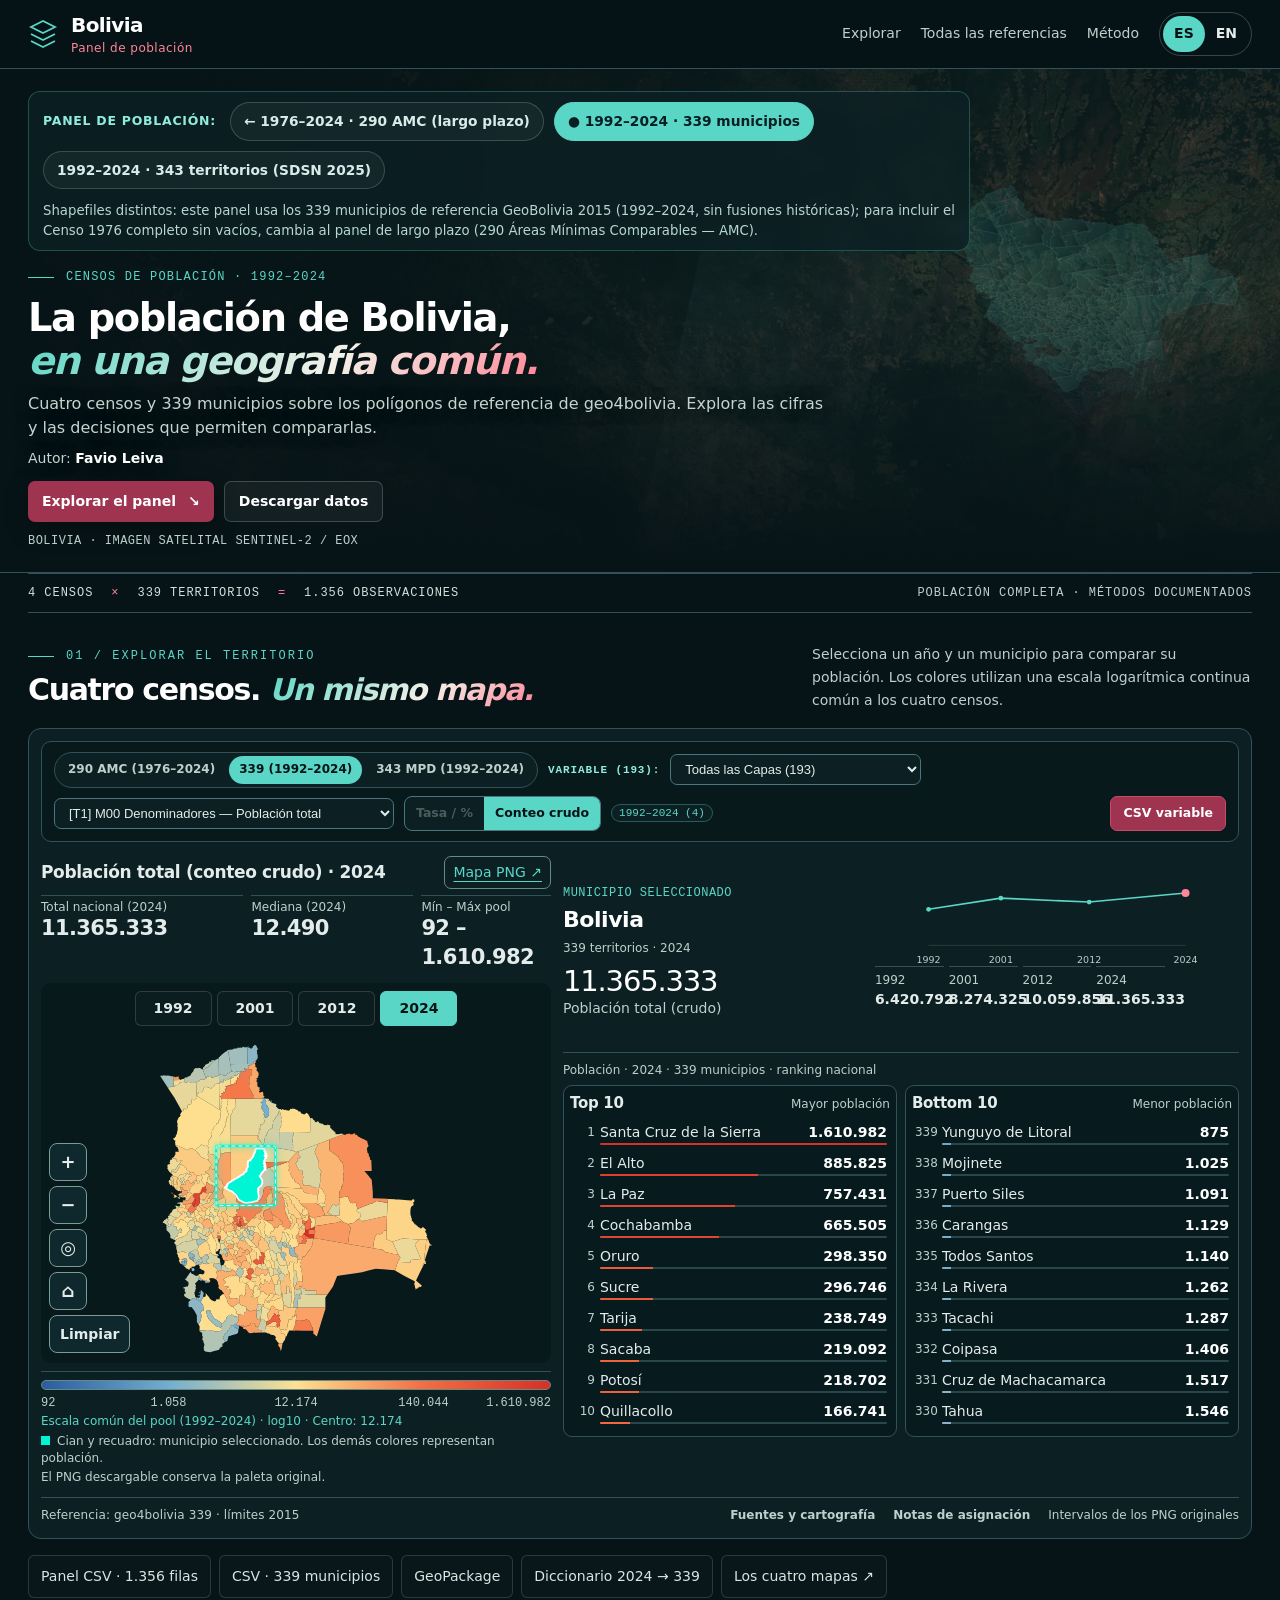
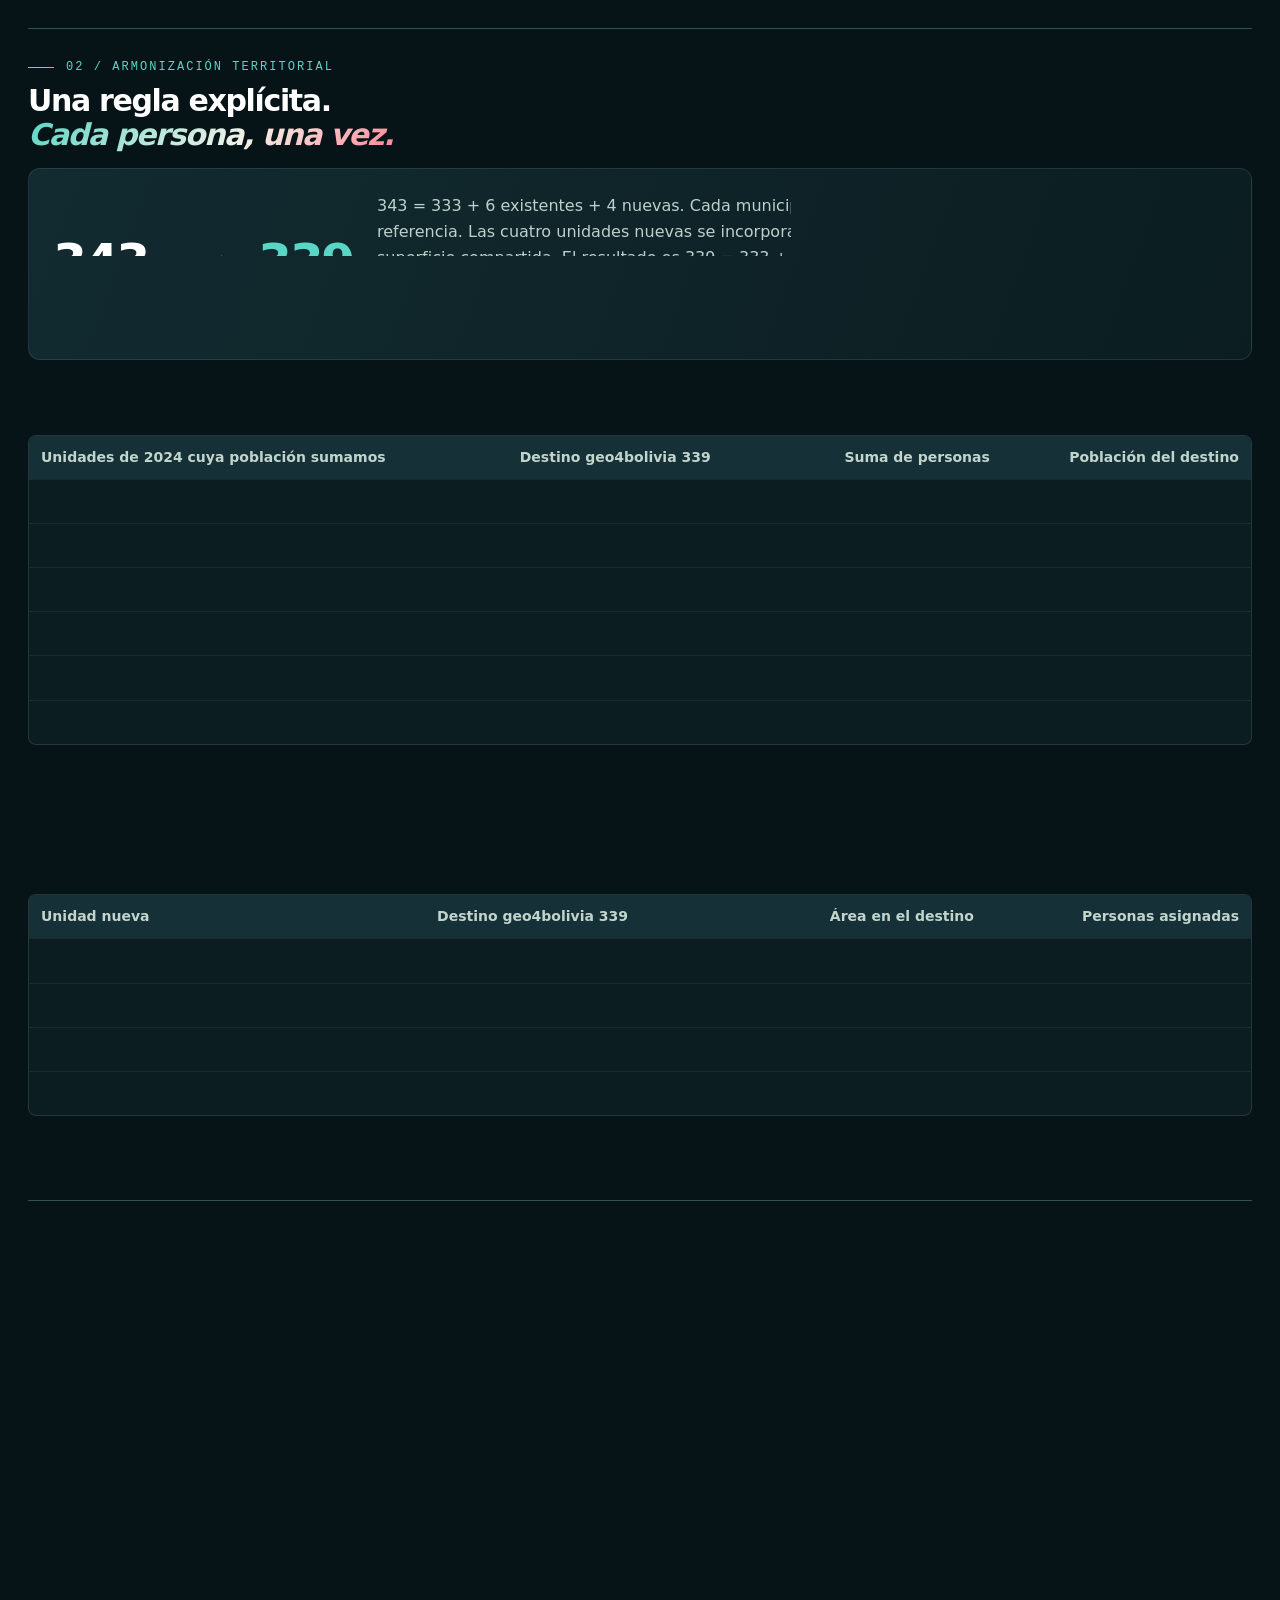
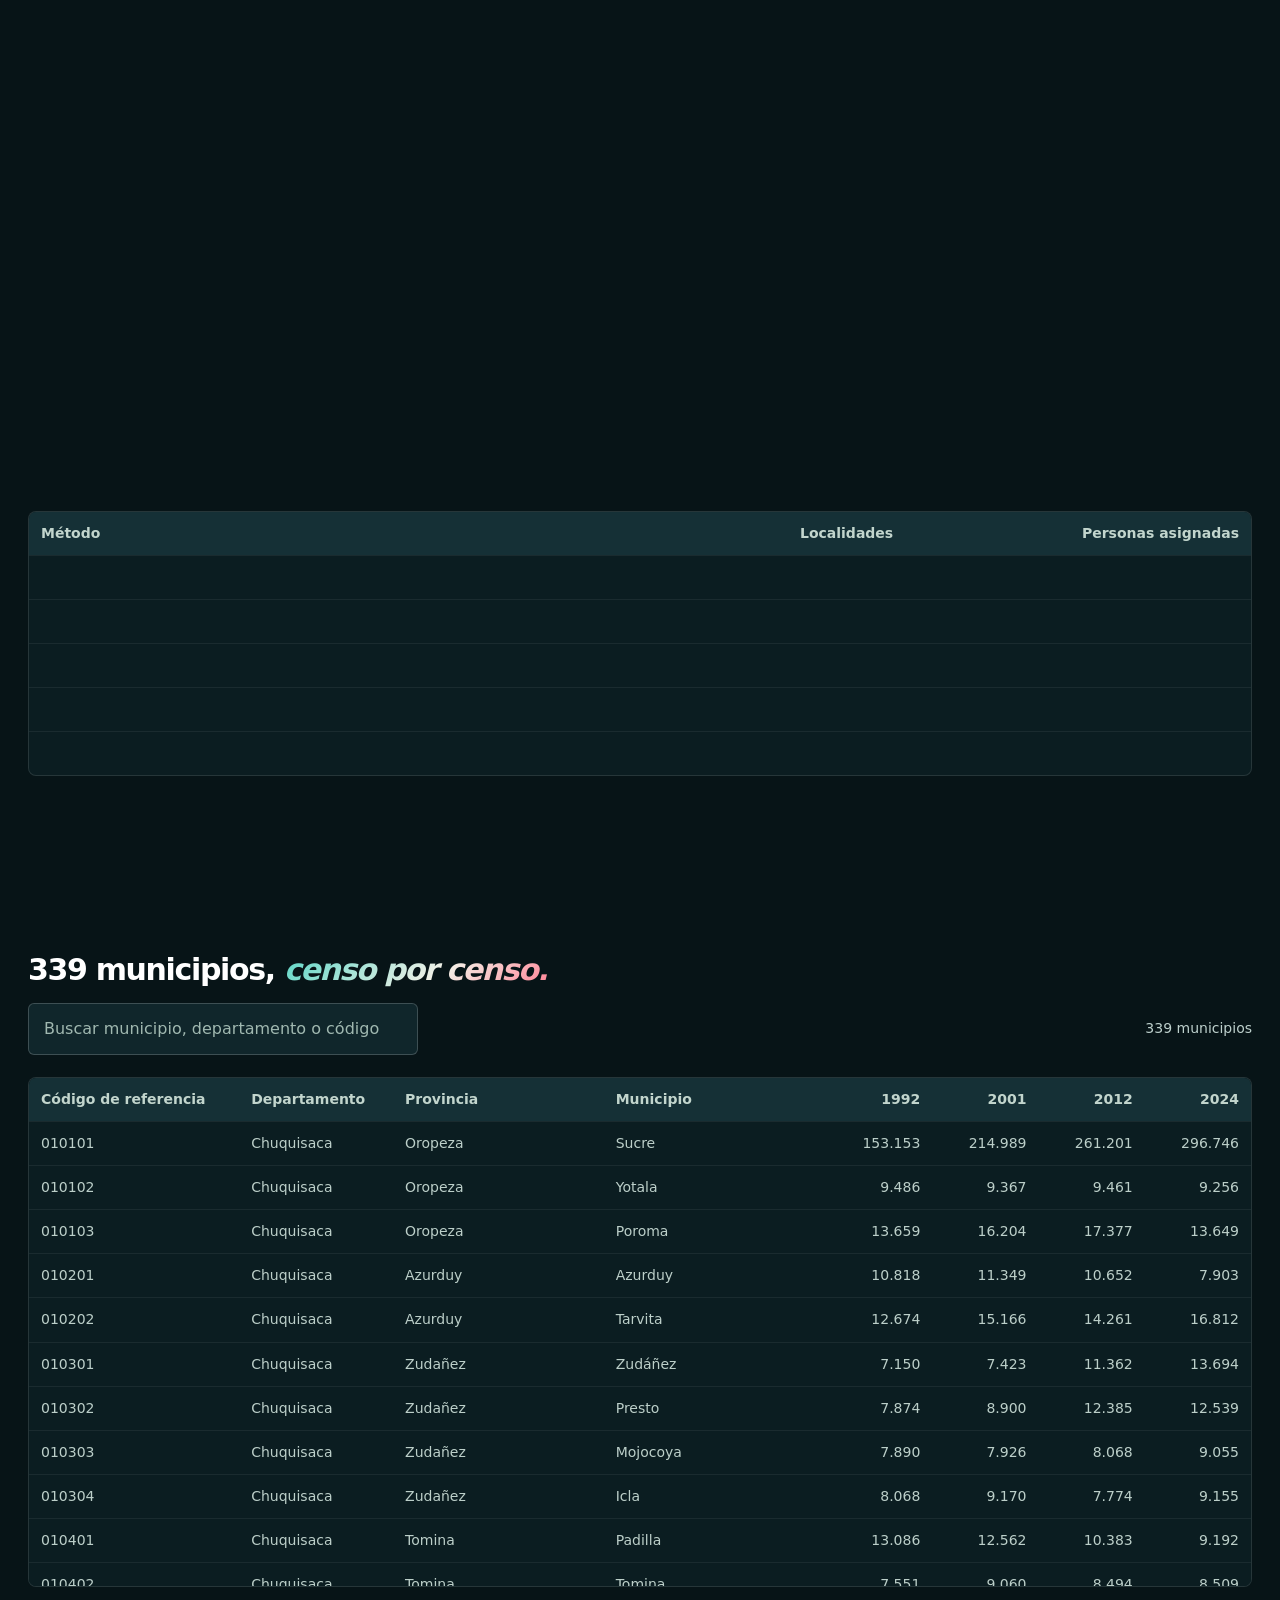
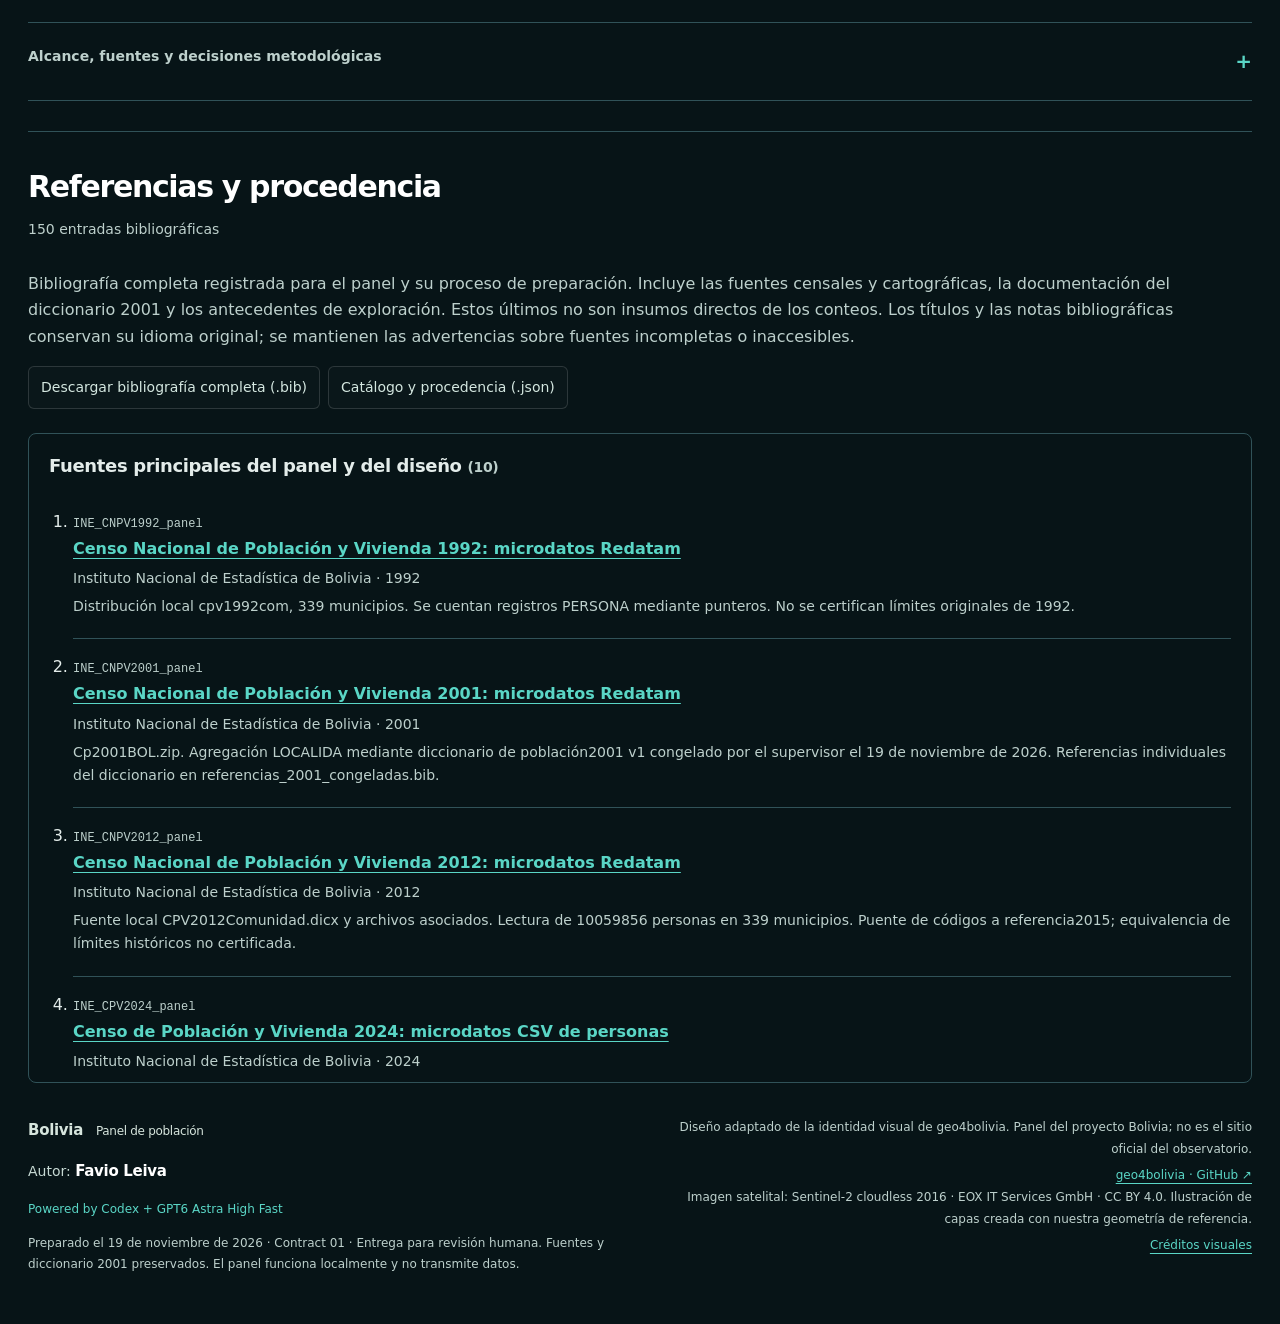
<file: docs/index.html>
<!doctype html><html lang="es"><meta charset="utf-8"><link rel="icon" href="data:,"><title>BoliviaQuarcs</title><meta http-equiv="refresh" content="0;url=Panel339/index.html"><a href="Panel339/index.html">Abrir panel / Open dashboard</a></html>
</file>
